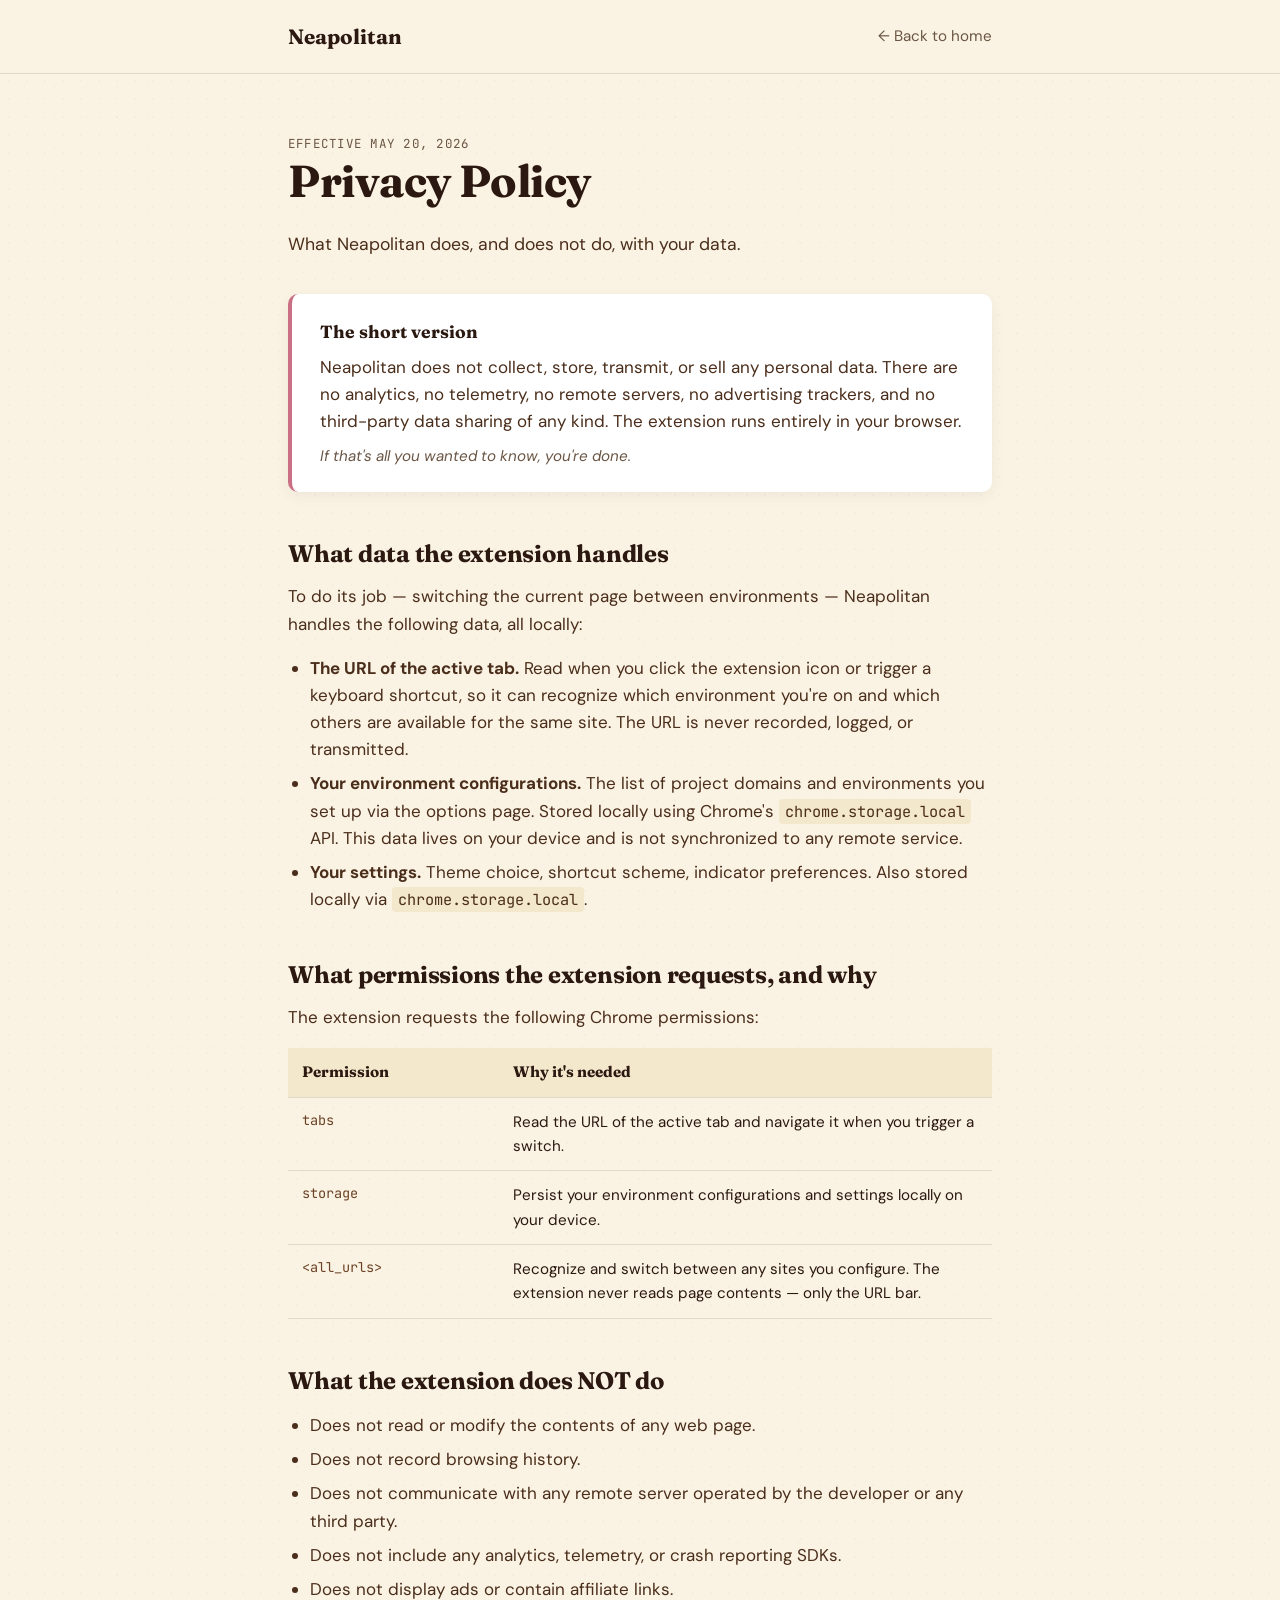
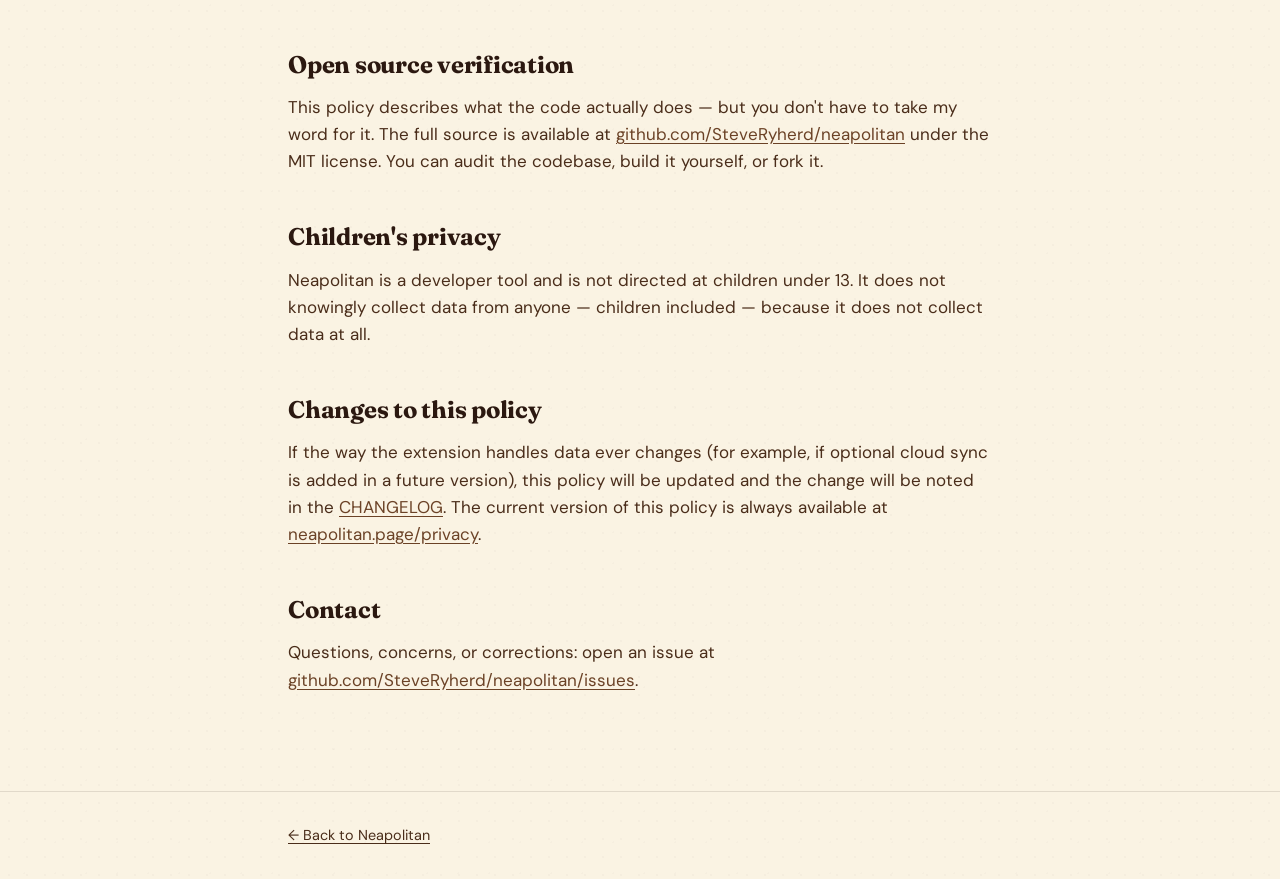
<file: docs/privacy.html>
<!doctype html>
<html lang="en">
<head>
  <meta charset="utf-8">
  <meta name="viewport" content="width=device-width, initial-scale=1">
  <title>Privacy Policy — Neapolitan</title>
  <meta name="description" content="Neapolitan does not collect, store, transmit, or sell any personal data. No analytics, no telemetry, no remote servers. Full disclosure.">
  <meta name="theme-color" content="#FAF3E3">
  <link rel="canonical" href="https://neapolitan.page/privacy.html">
  <link rel="icon" type="image/png" sizes="32x32" href="/assets/img/badge-32.png">
  <link rel="icon" type="image/png" sizes="128x128" href="/assets/img/badge.png">

  <link rel="preconnect" href="https://fonts.googleapis.com">
  <link rel="preconnect" href="https://fonts.gstatic.com" crossorigin>
  <link href="https://fonts.googleapis.com/css2?family=Fraunces:opsz,wght@9..144,500;9..144,700&family=DM+Sans:wght@400;500;700&family=JetBrains+Mono:wght@500&display=swap" rel="stylesheet">

  <style>
    :root {
      --cream: #FAF3E3;
      --cream-deep: #F3E8CC;
      --ink: #2B1810;
      --ink-soft: #4A2D1A;
      --ink-mute: #6B5645;
      --chocolate: #6B4226;
      --strawberry-deep: #C97084;
      --line: rgba(43, 24, 16, 0.12);
      --line-strong: rgba(43, 24, 16, 0.25);
      --font-display: "Fraunces", Georgia, serif;
      --font-body: "DM Sans", -apple-system, BlinkMacSystemFont, "Segoe UI", sans-serif;
      --font-mono: "JetBrains Mono", "SF Mono", Menlo, Consolas, monospace;
    }
    *, *::before, *::after { box-sizing: border-box; }
    body {
      margin: 0;
      font-family: var(--font-body);
      font-size: 17px;
      line-height: 1.6;
      color: var(--ink);
      background: var(--cream);
      -webkit-font-smoothing: antialiased;
      background-image:
        radial-gradient(rgba(43, 24, 16, 0.025) 1px, transparent 1px),
        radial-gradient(rgba(43, 24, 16, 0.02) 1px, transparent 1px);
      background-size: 18px 18px, 31px 31px;
      background-position: 0 0, 9px 9px;
    }
    .wrap { max-width: 760px; margin: 0 auto; padding: 0 28px; }
    h1, h2, h3 { font-family: var(--font-display); font-weight: 700; line-height: 1.2; letter-spacing: -0.01em; color: var(--ink); }
    h1 { font-size: clamp(2rem, 4vw, 2.8rem); margin: 0 0 0.5em; }
    h2 { font-size: 1.5rem; margin: 2em 0 0.6em; }
    h3 { font-size: 1.15rem; margin: 1.4em 0 0.4em; }
    p { margin: 0 0 1em; color: var(--ink-soft); }
    a { color: var(--chocolate); text-decoration: underline; text-underline-offset: 3px; }
    a:hover { color: var(--ink); }
    code { font-family: var(--font-mono); font-size: 0.9em; background: var(--cream-deep); padding: 2px 6px; border-radius: 4px; }

    .nav { border-bottom: 1px solid var(--line); padding: 20px 0; background: rgba(250, 243, 227, 0.88); position: sticky; top: 0; backdrop-filter: blur(10px); }
    .nav-inner { display: flex; justify-content: space-between; align-items: center; }
    .wordmark { font-family: var(--font-display); font-weight: 700; font-size: 1.3rem; color: var(--ink); text-decoration: none; }
    .nav-back { font-size: 0.95rem; color: var(--ink-mute); text-decoration: none; }
    .nav-back:hover { color: var(--ink); }

    main { padding: 60px 0 80px; }
    .lede { font-size: 1.1rem; color: var(--ink-soft); margin-bottom: 2em; }
    .summary-card {
      background: #fff;
      border-left: 4px solid var(--strawberry-deep);
      border-radius: 10px;
      padding: 24px 28px;
      margin: 0 0 2em;
      box-shadow: 0 4px 14px rgba(43, 24, 16, 0.06);
    }
    .summary-card strong { display: block; font-family: var(--font-display); font-weight: 700; font-size: 1.1rem; margin-bottom: 8px; color: var(--ink); }
    .summary-card p { margin-bottom: 0.5em; }
    .summary-card p:last-child { margin-bottom: 0; font-style: italic; color: var(--ink-mute); font-size: 0.95rem; }

    table { width: 100%; border-collapse: collapse; margin: 1em 0 1.5em; font-size: 0.95rem; }
    th, td { text-align: left; padding: 12px 14px; border-bottom: 1px solid var(--line); vertical-align: top; }
    th { font-family: var(--font-display); font-weight: 700; background: var(--cream-deep); }
    td:first-child { font-family: var(--font-mono); font-size: 0.85rem; white-space: nowrap; color: var(--chocolate); }

    ul { padding-left: 1.3em; color: var(--ink-soft); }
    ul li { margin-bottom: 0.4em; }

    .meta { font-family: var(--font-mono); font-size: 0.78rem; text-transform: uppercase; letter-spacing: 0.1em; color: var(--ink-mute); }

    footer { border-top: 1px solid var(--line); padding: 32px 0; font-size: 0.9rem; color: var(--ink-mute); }
    footer a { color: var(--ink-soft); }
  </style>
</head>
<body>
  <nav class="nav">
    <div class="wrap nav-inner">
      <a href="/" class="wordmark">Neapolitan</a>
      <a href="/" class="nav-back">← Back to home</a>
    </div>
  </nav>

  <main>
    <div class="wrap">
      <div class="meta">Effective May 20, 2026</div>
      <h1>Privacy Policy</h1>
      <p class="lede">What Neapolitan does, and does not do, with your data.</p>

      <div class="summary-card">
        <strong>The short version</strong>
        <p>Neapolitan does not collect, store, transmit, or sell any personal data. There are no analytics, no telemetry, no remote servers, no advertising trackers, and no third-party data sharing of any kind. The extension runs entirely in your browser.</p>
        <p>If that's all you wanted to know, you're done.</p>
      </div>

      <h2>What data the extension handles</h2>
      <p>To do its job — switching the current page between environments — Neapolitan handles the following data, all locally:</p>
      <ul>
        <li><strong>The URL of the active tab.</strong> Read when you click the extension icon or trigger a keyboard shortcut, so it can recognize which environment you're on and which others are available for the same site. The URL is never recorded, logged, or transmitted.</li>
        <li><strong>Your environment configurations.</strong> The list of project domains and environments you set up via the options page. Stored locally using Chrome's <code>chrome.storage.local</code> API. This data lives on your device and is not synchronized to any remote service.</li>
        <li><strong>Your settings.</strong> Theme choice, shortcut scheme, indicator preferences. Also stored locally via <code>chrome.storage.local</code>.</li>
      </ul>

      <h2>What permissions the extension requests, and why</h2>
      <p>The extension requests the following Chrome permissions:</p>
      <table>
        <thead>
          <tr><th style="width: 30%;">Permission</th><th>Why it's needed</th></tr>
        </thead>
        <tbody>
          <tr><td>tabs</td><td>Read the URL of the active tab and navigate it when you trigger a switch.</td></tr>
          <tr><td>storage</td><td>Persist your environment configurations and settings locally on your device.</td></tr>
          <tr><td>&lt;all_urls&gt;</td><td>Recognize and switch between any sites you configure. The extension never reads page contents — only the URL bar.</td></tr>
        </tbody>
      </table>

      <h2>What the extension does NOT do</h2>
      <ul>
        <li>Does not read or modify the contents of any web page.</li>
        <li>Does not record browsing history.</li>
        <li>Does not communicate with any remote server operated by the developer or any third party.</li>
        <li>Does not include any analytics, telemetry, or crash reporting SDKs.</li>
        <li>Does not display ads or contain affiliate links.</li>
      </ul>

      <h2>Open source verification</h2>
      <p>This policy describes what the code actually does — but you don't have to take my word for it. The full source is available at <a href="https://github.com/SteveRyherd/neapolitan">github.com/SteveRyherd/neapolitan</a> under the MIT license. You can audit the codebase, build it yourself, or fork it.</p>

      <h2>Children's privacy</h2>
      <p>Neapolitan is a developer tool and is not directed at children under 13. It does not knowingly collect data from anyone — children included — because it does not collect data at all.</p>

      <h2>Changes to this policy</h2>
      <p>If the way the extension handles data ever changes (for example, if optional cloud sync is added in a future version), this policy will be updated and the change will be noted in the <a href="https://github.com/SteveRyherd/neapolitan/blob/main/CHANGELOG.md">CHANGELOG</a>. The current version of this policy is always available at <a href="https://neapolitan.page/privacy.html">neapolitan.page/privacy</a>.</p>

      <h2>Contact</h2>
      <p>Questions, concerns, or corrections: open an issue at <a href="https://github.com/SteveRyherd/neapolitan/issues">github.com/SteveRyherd/neapolitan/issues</a>.</p>
    </div>
  </main>

  <footer>
    <div class="wrap">
      <a href="/">← Back to Neapolitan</a>
    </div>
  </footer>
</body>
</html>
</file>
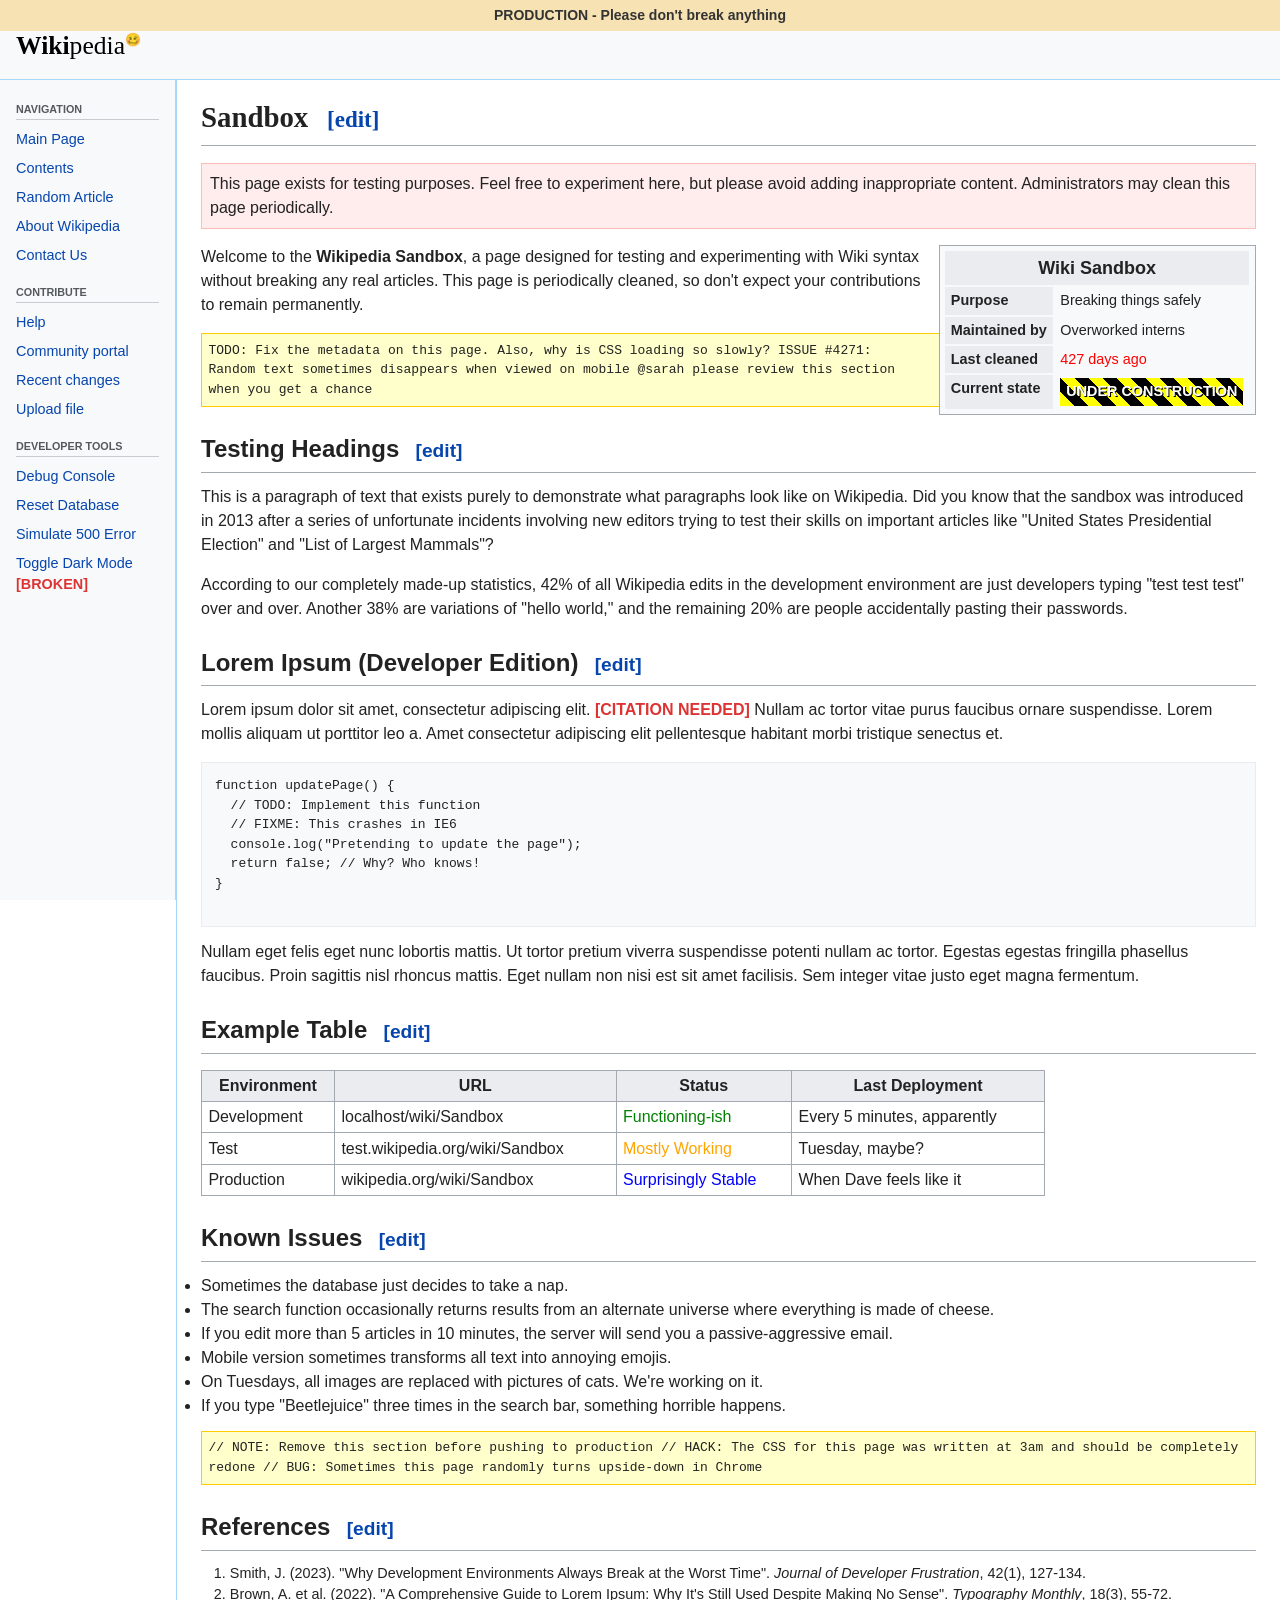
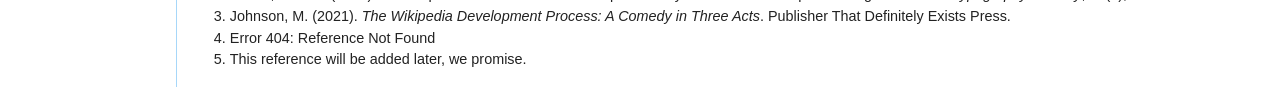
<file: .github/examples/fake-wikipedia.html>
<!DOCTYPE html>
<html lang="en">
<head>
  <meta charset="UTF-8">
  <meta name="viewport" content="width=device-width, initial-scale=1.0">
  <title>Sandbox - Definitely Real Wikipedia</title>
  <style>
    /* Reset and base styles */
    * {
      margin: 0;
      padding: 0;
      box-sizing: border-box;
    }
    
    body {
      font-family: sans-serif;
      line-height: 1.5;
      color: #222;
      background-color: #fff;
      max-width: 100%;
      overflow-x: hidden;
    }
    
    /* Header styles */
    #header {
      height: 80px;
      position: relative;
      background-color: #f8f9fa;
      border-bottom: 1px solid #a7d7f9;
      padding: 0 16px;
    }
    
    .environment-indicator {
      position: absolute;
      top: 0;
      left: 0;
      width: 100%;
      padding: 5px;
      text-align: center;
      font-weight: bold;
      color: white;
      font-size: 14px;
    }
    
    /* Environment-specific styling */
    body.env-development .environment-indicator {
      background-color: #b49982; /* Chocolate */
    }
    
    body.env-staging .environment-indicator {
      background-color: #fdaeae; /* Strawberry */
    }
    
    body.env-production .environment-indicator {
      background-color: #f6e2b3; /* Vanilla */
      color: #333;
    }
    
    .logo {
      font-family: "Linux Libertine", Georgia, Times, serif;
      font-size: 1.6em;
      text-decoration: none;
      line-height: 80px;
      display: inline-block;
      color: #000;
      font-weight: normal;
    }
    
    .logo b {
      font-weight: bold;
    }
    
    /* Navigation */
    #sidebar {
      width: 176px;
      float: left;
      padding: 16px;
      font-size: 0.9em;
      background: #f8f9fa;
      border-right: 1px solid #a7d7f9;
      height: calc(100vh - 80px);
    }
    
    #sidebar h3 {
      font-size: 0.75em;
      color: #54595d;
      text-transform: uppercase;
      margin: 0.5em 0;
      padding-bottom: 0.17em;
      border-bottom: 1px solid #c8ccd1;
    }
    
    #sidebar ul {
      list-style: none;
      margin: 0 0 1em 0;
    }
    
    #sidebar li {
      padding: 0.25em 0;
    }
    
    #sidebar a {
      color: #0645ad;
      text-decoration: none;
    }
    
    #sidebar a:hover {
      text-decoration: underline;
    }
    
    /* Main content */
    #content {
      margin-left: 176px;
      padding: 16px 24px;
      background-color: #fff;
      border-left: 1px solid #a7d7f9;
      min-height: calc(100vh - 80px);
    }
    
    #content h1 {
      font-family: "Linux Libertine", Georgia, Times, serif;
      font-size: 1.8em;
      border-bottom: 1px solid #a2a9b1;
      margin-bottom: 0.6em;
      padding-bottom: 0.2em;
    }
    
    #content h2 {
      font-size: 1.5em;
      margin: 1em 0 0.5em;
      border-bottom: 1px solid #a2a9b1;
      padding-bottom: 0.2em;
    }
    
    #content p {
      margin: 0.5em 0 1em;
    }
    
    pre {
      font-family: monospace;
      background-color: #f8f9fa;
      border: 1px solid #eaecf0;
      padding: 1em;
      margin: 1em 0;
      white-space: pre-wrap;
      overflow-x: auto;
    }
    
    .notice {
      background-color: #ffecec;
      border: 1px solid #ffbaba;
      padding: 0.5em;
      margin: 1em 0;
    }
    
    .dev-note {
      background-color: #ffffcc;
      border: 1px solid #ffcc00;
      padding: 0.5em;
      margin: 1em 0;
      font-family: monospace;
    }
    
    .edit-btn {
      color: #0645ad;
      font-size: 0.8em;
      text-decoration: none;
      margin-left: 0.5em;
    }
    
    .warning {
      color: #d33;
      font-weight: bold;
    }
    
    .infobox {
      float: right;
      clear: right;
      width: 22em;
      margin: 0 0 1em 1em;
      background-color: #f8f9fa;
      border: 1px solid #a2a9b1;
      border-spacing: 3px;
      padding: 0.2em;
      font-size: 0.9em;
    }
    
    .infobox th {
      vertical-align: top;
      text-align: left;
      background-color: #eaecf0;
      padding: 0.2em 0.4em;
    }
    
    .infobox td {
      vertical-align: top;
      padding: 0.2em 0.4em;
    }

    /* Animations and fun effects */
    @keyframes glitch {
      0% { transform: translate(0) }
      20% { transform: translate(-2px, 2px) }
      40% { transform: translate(-2px, -2px) }
      60% { transform: translate(2px, 2px) }
      80% { transform: translate(2px, -2px) }
      100% { transform: translate(0) }
    }
    
    .glitch:hover {
      animation: glitch 0.3s linear infinite;
      display: inline-block;
    }
    
    .under-construction {
      display: inline-block;
      padding: 3px 6px;
      background: repeating-linear-gradient(
        45deg,
        yellow,
        yellow 10px,
        black 10px,
        black 20px
      );
      color: white;
      font-weight: bold;
      text-shadow: 1px 1px 0 #000;
    }
    
    /* Detect environment by hostname */
    #environment-script {
      display: none;
    }
  </style>
</head>
<body>
  <div id="environment-script">
    <script>
      // Simple environment detection
      function detectEnvironment() {
        const hostname = window.location.hostname;
        
        if (hostname === 'localhost' || hostname.includes('127.0.0.1')) {
          document.body.classList.add('env-development');
          document.querySelector('.environment-indicator').textContent = 'DEVELOPMENT ENVIRONMENT - May explode at any moment';
        } else if (hostname.includes('test.wikipedia.org')) {
          document.body.classList.add('env-staging');
          document.querySelector('.environment-indicator').textContent = 'TEST ENVIRONMENT - Slightly less likely to explode';
        } else {
          document.body.classList.add('env-production');
          document.querySelector('.environment-indicator').textContent = 'PRODUCTION - Please don\'t break anything';
        }
      }
      
      // Run on page load
      window.addEventListener('DOMContentLoaded', detectEnvironment);
    </script>
  </div>

  <header id="header">
    <div class="environment-indicator">ENVIRONMENT STATUS LOADING...</div>
    <a href="#" class="logo"><b>Wiki</b>pedia<sup style="font-size: 0.5em">🥴</sup></a>
  </header>
  
  <div id="sidebar">
    <h3>Navigation</h3>
    <ul>
      <li><a href="#">Main Page</a></li>
      <li><a href="#">Contents</a></li>
      <li><a href="#">Random Article</a></li>
      <li><a href="#" class="glitch">About Wikipedia</a></li>
      <li><a href="#">Contact Us</a></li>
    </ul>
    
    <h3>Contribute</h3>
    <ul>
      <li><a href="#">Help</a></li>
      <li><a href="#">Community portal</a></li>
      <li><a href="#">Recent changes</a></li>
      <li><a href="#">Upload file</a></li>
    </ul>
    
    <h3>Developer Tools</h3>
    <ul>
      <li><a href="#">Debug Console</a></li>
      <li><a href="#">Reset Database</a></li>
      <li><a href="#">Simulate 500 Error</a></li>
      <li><a href="#">Toggle Dark Mode <span class="warning">[BROKEN]</span></a></li>
    </ul>
  </div>
  
  <div id="content">
    <h1>Sandbox <a href="#" class="edit-btn">[edit]</a></h1>
    
    <div class="notice">
      This page exists for testing purposes. Feel free to experiment here, but please avoid adding inappropriate content. Administrators may clean this page periodically.
    </div>
    
    <div class="infobox">
      <table>
        <tbody>
          <tr>
            <th colspan="2" style="text-align: center; font-size: 125%;">Wiki Sandbox</th>
          </tr>
          <tr>
            <th>Purpose</th>
            <td>Breaking things safely</td>
          </tr>
          <tr>
            <th>Maintained by</th>
            <td>Overworked interns</td>
          </tr>
          <tr>
            <th>Last cleaned</th>
            <td><span style="color: red;">427 days ago</span></td>
          </tr>
          <tr>
            <th>Current state</th>
            <td><span class="under-construction">UNDER CONSTRUCTION</span></td>
          </tr>
        </tbody>
      </table>
    </div>
    
    <p>Welcome to the <b>Wikipedia Sandbox</b>, a page designed for testing and experimenting with Wiki syntax without breaking any real articles. This page is periodically cleaned, so don't expect your contributions to remain permanently.</p>
    
    <div class="dev-note">
      TODO: Fix the metadata on this page. Also, why is CSS loading so slowly?
      ISSUE #4271: Random text sometimes disappears when viewed on mobile
      @sarah please review this section when you get a chance
    </div>
    
    <h2>Testing Headings <a href="#" class="edit-btn">[edit]</a></h2>
    <p>This is a paragraph of text that exists purely to demonstrate what paragraphs look like on Wikipedia. Did you know that the sandbox was introduced in 2013 after a series of unfortunate incidents involving new editors trying to test their skills on important articles like "United States Presidential Election" and "List of Largest Mammals"?</p>
    
    <p>According to our completely made-up statistics, <span class="glitch">42%</span> of all Wikipedia edits in the development environment are just developers typing "test test test" over and over. Another 38% are variations of "hello world," and the remaining 20% are people accidentally pasting their passwords.</p>
    
    <h2>Lorem Ipsum (Developer Edition) <a href="#" class="edit-btn">[edit]</a></h2>
    <p>Lorem ipsum dolor sit amet, consectetur adipiscing elit. <span class="warning">[CITATION NEEDED]</span> Nullam ac tortor vitae purus faucibus ornare suspendisse. Lorem mollis aliquam ut porttitor leo a. Amet consectetur adipiscing elit pellentesque habitant morbi tristique senectus et.</p>
    
    <pre>
function updatePage() {
  // TODO: Implement this function
  // FIXME: This crashes in IE6
  console.log("Pretending to update the page");
  return false; // Why? Who knows!
}
    </pre>
    
    <p>Nullam eget felis eget nunc lobortis mattis. Ut tortor pretium viverra suspendisse potenti nullam ac tortor. Egestas egestas fringilla phasellus faucibus. Proin sagittis nisl rhoncus mattis. Eget nullam non nisi est sit amet facilisis. Sem integer vitae justo eget magna fermentum.</p>
    
    <h2>Example Table <a href="#" class="edit-btn">[edit]</a></h2>
    <table style="width: 80%; border-collapse: collapse; margin: 1em 0;">
      <tr style="background-color: #eaecf0;">
        <th style="border: 1px solid #a2a9b1; padding: 0.2em 0.4em;">Environment</th>
        <th style="border: 1px solid #a2a9b1; padding: 0.2em 0.4em;">URL</th>
        <th style="border: 1px solid #a2a9b1; padding: 0.2em 0.4em;">Status</th>
        <th style="border: 1px solid #a2a9b1; padding: 0.2em 0.4em;">Last Deployment</th>
      </tr>
      <tr>
        <td style="border: 1px solid #a2a9b1; padding: 0.2em 0.4em;">Development</td>
        <td style="border: 1px solid #a2a9b1; padding: 0.2em 0.4em;">localhost/wiki/Sandbox</td>
        <td style="border: 1px solid #a2a9b1; padding: 0.2em 0.4em;"><span style="color: green;">Functioning-ish</span></td>
        <td style="border: 1px solid #a2a9b1; padding: 0.2em 0.4em;">Every 5 minutes, apparently</td>
      </tr>
      <tr>
        <td style="border: 1px solid #a2a9b1; padding: 0.2em 0.4em;">Test</td>
        <td style="border: 1px solid #a2a9b1; padding: 0.2em 0.4em;">test.wikipedia.org/wiki/Sandbox</td>
        <td style="border: 1px solid #a2a9b1; padding: 0.2em 0.4em;"><span style="color: orange;">Mostly Working</span></td>
        <td style="border: 1px solid #a2a9b1; padding: 0.2em 0.4em;">Tuesday, maybe?</td>
      </tr>
      <tr>
        <td style="border: 1px solid #a2a9b1; padding: 0.2em 0.4em;">Production</td>
        <td style="border: 1px solid #a2a9b1; padding: 0.2em 0.4em;">wikipedia.org/wiki/Sandbox</td>
        <td style="border: 1px solid #a2a9b1; padding: 0.2em 0.4em;"><span style="color: blue;">Surprisingly Stable</span></td>
        <td style="border: 1px solid #a2a9b1; padding: 0.2em 0.4em;">When Dave feels like it</td>
      </tr>
    </table>
    
    <h2>Known Issues <a href="#" class="edit-btn">[edit]</a></h2>
    <ul>
      <li>Sometimes the database just decides to take a nap.</li>
      <li>The search function occasionally returns results from an alternate universe where everything is made of cheese.</li>
      <li>If you edit more than 5 articles in 10 minutes, the server will send you a passive-aggressive email.</li>
      <li>Mobile version sometimes transforms all text into annoying emojis.</li>
      <li>On Tuesdays, all images are replaced with pictures of cats. We're working on it.</li>
      <li>If you type "Beetlejuice" three times in the search bar, something horrible happens.</li>
    </ul>
    
    <div class="dev-note">
      // NOTE: Remove this section before pushing to production
      // HACK: The CSS for this page was written at 3am and should be completely redone
      // BUG: Sometimes this page randomly turns upside-down in Chrome
    </div>
    
    <h2>References <a href="#" class="edit-btn">[edit]</a></h2>
    <ol style="font-size: 0.9em; margin-left: 2em;">
      <li>Smith, J. (2023). "Why Development Environments Always Break at the Worst Time". <i>Journal of Developer Frustration</i>, 42(1), 127-134.</li>
      <li>Brown, A. et al. (2022). "A Comprehensive Guide to Lorem Ipsum: Why It's Still Used Despite Making No Sense". <i>Typography Monthly</i>, 18(3), 55-72.</li>
      <li>Johnson, M. (2021). <i>The Wikipedia Development Process: A Comedy in Three Acts</i>. Publisher That Definitely Exists Press.</li>
      <li>Error 404: Reference Not Found</li>
      <li>This reference will be added later, we promise.</li>
    </ol>

  </div>

  <script>
    // Run environment detection
    const hostname = window.location.hostname;
    
    if (hostname === 'localhost' || hostname.includes('127.0.0.1')) {
      document.body.classList.add('env-development');
      document.querySelector('.environment-indicator').textContent = 'DEVELOPMENT ENVIRONMENT - May explode at any moment';
    } else if (hostname.includes('test.wikipedia.org')) {
      document.body.classList.add('env-staging');
      document.querySelector('.environment-indicator').textContent = 'TEST ENVIRONMENT - Slightly less likely to explode';
    } else {
      document.body.classList.add('env-production');
      document.querySelector('.environment-indicator').textContent = 'PRODUCTION - Please don\'t break anything';
    }
  </script>
</body>
</html>
</file>
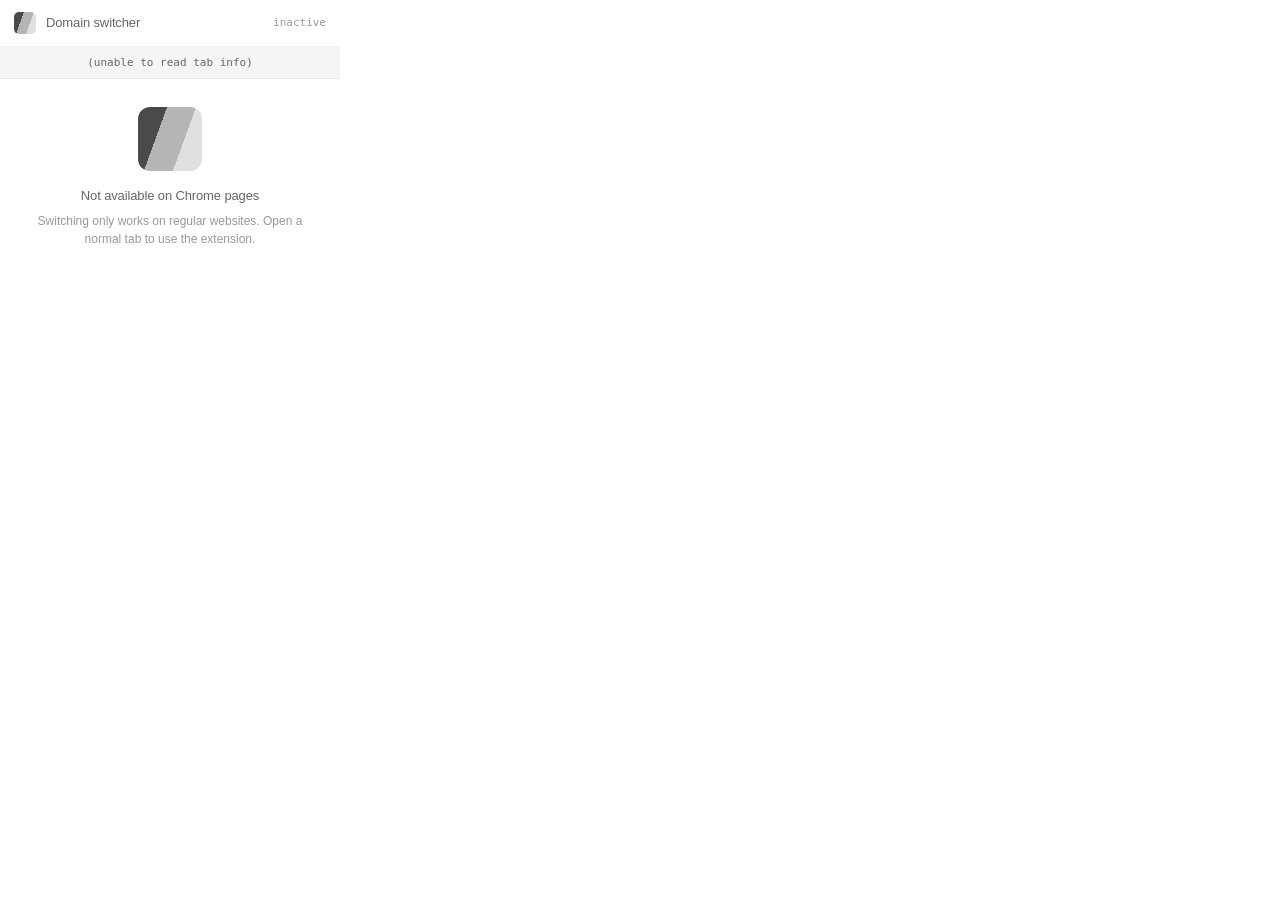
<file: extension/popup/popup.html>
<!DOCTYPE html>
<html lang="en">
<head>
<meta charset="UTF-8">
<title>Domain switcher</title>
<style>
:root {
  --bg: #ffffff;
  --text: #1a1a1a;
  --text-dim: #666;
  --text-faint: #999;
  --border-soft: rgba(0,0,0,0.06);
  --surface-2: rgba(0,0,0,0.025);
  --surface-3: rgba(0,0,0,0.04);
  --hover: rgba(0,0,0,0.04);
  --active: rgba(0,0,0,0.07);
  --mono: ui-monospace, SFMono-Regular, "SF Mono", Menlo, Consolas, monospace;
  --sans: -apple-system, BlinkMacSystemFont, "Segoe UI", sans-serif;
}
@media (prefers-color-scheme: dark) {
  :root {
    --bg: #1f1f1f;
    --text: #f0f0f0;
    --text-dim: #aaa;
    --text-faint: #777;
    --border-soft: rgba(255,255,255,0.07);
    --surface-2: rgba(255,255,255,0.04);
    --surface-3: rgba(255,255,255,0.06);
    --hover: rgba(255,255,255,0.06);
    --active: rgba(255,255,255,0.10);
  }
}
* { box-sizing: border-box; }
html, body { margin: 0; padding: 0; }
body {
  width: 340px;
  font-family: var(--sans);
  background: var(--bg);
  color: var(--text);
  font-size: 13px;
  line-height: 1.4;
}
.popup-header {
  padding: 12px 14px;
  border-bottom: 0.5px solid var(--border-soft);
  display: flex;
  align-items: center;
  gap: 10px;
}
.h-icon { width: 22px; height: 22px; border-radius: 5px; flex-shrink: 0; }
.h-title { font-size: 13px; font-weight: 500; letter-spacing: -0.01em; }
.h-status { font-size: 11px; color: var(--text-faint); margin-left: auto; font-family: var(--mono); }
.popup-current {
  padding: 16px 14px;
  display: flex;
  align-items: center;
  gap: 12px;
  background: var(--surface-2);
}
.c-icon { width: 44px; height: 44px; border-radius: 9px; flex-shrink: 0; }
.c-name { font-size: 14px; font-weight: 500; letter-spacing: -0.01em; }
.c-url { font-size: 11px; color: var(--text-dim); font-family: var(--mono); margin-top: 2px; word-break: break-all; }
.popup-actions { padding: 8px 6px 10px; }
.a-title {
  font-size: 10px;
  color: var(--text-faint);
  padding: 6px 10px 4px;
  font-weight: 500;
  text-transform: uppercase;
  letter-spacing: 0.06em;
}
.action-item {
  display: flex;
  align-items: center;
  gap: 12px;
  padding: 9px 10px;
  border-radius: 7px;
  cursor: pointer;
  transition: background 0.1s;
  background: none;
  border: none;
  width: 100%;
  text-align: left;
  font-family: inherit;
  color: var(--text);
}
.action-item:hover:not(.current) { background: var(--hover); }
.action-item:active:not(.current) { background: var(--active); }
.action-item .a-icon { width: 24px; height: 24px; border-radius: 5px; flex-shrink: 0; }
.action-item .a-name { font-size: 13px; font-weight: 500; flex-grow: 1; letter-spacing: -0.01em; }
.action-item .a-target { font-size: 11px; color: var(--text-faint); font-family: var(--mono); }
.action-item.current { background: var(--surface-3); cursor: default; }
.action-item.current .a-name { color: var(--text-dim); }
.action-item.current .a-target { font-family: inherit; color: var(--text-faint); font-style: italic; }
.grey .h-title { color: var(--text-dim); }
.grey .h-status { color: var(--text-faint); }
.grey-url {
  padding: 8px 14px;
  background: var(--surface-3);
  font-size: 11px;
  color: var(--text-dim);
  font-family: var(--mono);
  text-align: center;
  border-bottom: 0.5px solid var(--border-soft);
  word-break: break-all;
}
.grey-body { padding: 28px 24px 26px; text-align: center; }
.grey-body .big { width: 64px; height: 64px; border-radius: 12px; margin: 0 auto 16px; display: block; }
.grey-body .g-title {
  font-size: 13px;
  font-weight: 500;
  color: var(--text-dim);
  margin: 0 0 6px;
  letter-spacing: -0.01em;
}
.grey-body .g-body { font-size: 12px; color: var(--text-faint); margin: 0; line-height: 1.55; }

.dev { background: linear-gradient(110deg, #6B4226 0%, #6B4226 74.5%, #F3A8BA 74.5%, #F3A8BA 84.5%, #F4E4BD 84.5%, #F4E4BD 100%); }
.stg { background: linear-gradient(110deg, #6B4226 0%, #6B4226 19%, #F3A8BA 19%, #F3A8BA 81%, #F4E4BD 81%, #F4E4BD 100%); }
.prd { background: linear-gradient(110deg, #6B4226 0%, #6B4226 15.5%, #F3A8BA 15.5%, #F3A8BA 26.5%, #F4E4BD 26.5%, #F4E4BD 100%); }
.unk { background: linear-gradient(110deg, #4A4A4A 0%, #4A4A4A 33.3%, #B5B5B5 33.3%, #B5B5B5 66.6%, #E0E0E0 66.6%, #E0E0E0 100%); }
</style>
</head>
<body>
<div id="root"></div>
<script>
// === CONFIG — edit these for your domains ===
const ENV_RULES = [
  { env: 'development', match: u => u.hostname === 'localhost' || u.hostname.endsWith('.localhost') },
  { env: 'staging',     match: u => u.hostname.startsWith('staging.') },
  { env: 'production',  match: u => u.hostname === 'www.production.com' || u.hostname === 'production.com' },
];

const ENV_BASES = {
  development: 'http://localhost:3000',
  staging:     'https://staging.website',
  production:  'https://www.production.com',
};

const ENV_LABELS = {
  development: 'Development',
  staging:     'Staging',
  production:  'Production',
  unknown:     'Unknown',
};

const ENV_CLASS = {
  development: 'dev',
  staging:     'stg',
  production:  'prd',
  unknown:     'unk',
};

const INTERNAL_SCHEMES = /^(chrome|chrome-extension|about|edge|view-source|moz-extension|opera|brave):/i;

// === LOGIC ===
function classifyTab(url) {
  if (!url) return { kind: 'internal', display: '(no url)' };
  if (INTERNAL_SCHEMES.test(url)) return { kind: 'internal', display: url };
  let parsed;
  try { parsed = new URL(url); }
  catch (e) { return { kind: 'internal', display: url }; }
  for (const rule of ENV_RULES) {
    if (rule.match(parsed)) return { kind: 'env', env: rule.env, parsed };
  }
  return { kind: 'env', env: 'unknown', parsed };
}

function switchTo(targetEnv, parsedUrl, tabId) {
  const base = ENV_BASES[targetEnv];
  if (!base || !parsedUrl) return;
  const target = new URL(base);
  target.pathname = parsedUrl.pathname;
  target.search = parsedUrl.search;
  target.hash = parsedUrl.hash;
  chrome.tabs.update(tabId, { url: target.toString() });
  window.close();
}

// === RENDERING ===
function esc(s) {
  return String(s).replace(/[&<>"']/g, c => ({ '&': '&amp;', '<': '&lt;', '>': '&gt;', '"': '&quot;', "'": '&#39;' }[c]));
}

function renderInternal(url) {
  document.getElementById('root').innerHTML = `
    <div class="grey">
      <div class="popup-header">
        <div class="h-icon unk"></div>
        <span class="h-title">Domain switcher</span>
        <span class="h-status">inactive</span>
      </div>
      <div class="grey-url">${esc(url)}</div>
      <div class="grey-body">
        <div class="big unk"></div>
        <p class="g-title">Not available on Chrome pages</p>
        <p class="g-body">Switching only works on regular websites. Open a normal tab to use the extension.</p>
      </div>
    </div>
  `;
}

function renderEnv(env, parsed, tabId) {
  const root = document.getElementById('root');
  const currentClass = ENV_CLASS[env] || 'unk';
  const currentLabel = ENV_LABELS[env] || env;
  const hostPath = parsed ? parsed.host + parsed.pathname : '';

  const order = ['development', 'staging', 'production'];
  const items = order.map(e => {
    const isCurrent = e === env;
    const cls = ENV_CLASS[e];
    const base = ENV_BASES[e] ? ENV_BASES[e].replace(/^https?:\/\//, '') : '';
    if (isCurrent) {
      return `
        <button class="action-item current" disabled>
          <div class="a-icon ${cls}"></div>
          <span class="a-name">${ENV_LABELS[e]}</span>
          <span class="a-target">currently here</span>
        </button>
      `;
    }
    return `
      <button class="action-item" data-env="${e}">
        <div class="a-icon ${cls}"></div>
        <span class="a-name">${ENV_LABELS[e]}</span>
        <span class="a-target">${esc(base)}</span>
      </button>
    `;
  }).join('');

  root.innerHTML = `
    <div class="popup-header">
      <div class="h-icon ${currentClass}"></div>
      <span class="h-title">Domain switcher</span>
      <span class="h-status">${esc(env)}</span>
    </div>
    <div class="popup-current">
      <div class="c-icon ${currentClass}"></div>
      <div>
        <div class="c-name">${esc(currentLabel)}</div>
        <div class="c-url">${esc(hostPath)}</div>
      </div>
    </div>
    <div class="popup-actions">
      <div class="a-title">Switch to</div>
      ${items}
    </div>
  `;

  root.querySelectorAll('button.action-item:not(.current)').forEach(btn => {
    btn.addEventListener('click', () => switchTo(btn.dataset.env, parsed, tabId));
  });
}

async function init() {
  try {
    const [tab] = await chrome.tabs.query({ active: true, currentWindow: true });
    if (!tab) { renderInternal('(no active tab)'); return; }
    const result = classifyTab(tab.url);
    if (result.kind === 'internal') renderInternal(result.display);
    else renderEnv(result.env, result.parsed, tab.id);
  } catch (e) {
    console.error('Popup init error:', e);
    renderInternal('(unable to read tab info)');
  }
}

init();
</script>
</body>
</html>
</file>
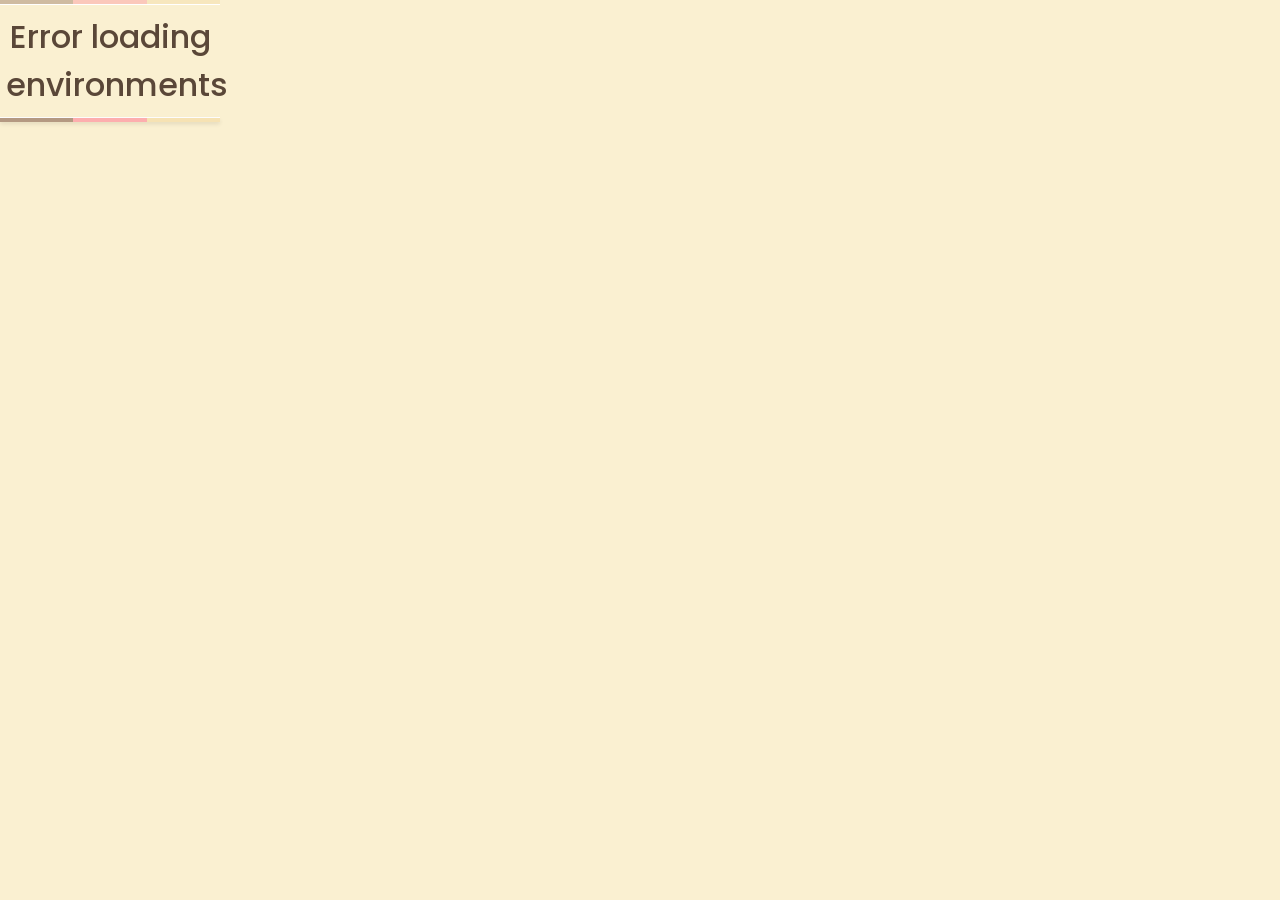
<file: src/popup/switcher.html>
<!DOCTYPE html>
<html>
<head>
  <meta charset="UTF-8">
  <title>Neapolitan Domain Switcher</title>
  <link href="https://fonts.googleapis.com/css2?family=Poppins:wght@400;500;600&display=swap" rel="stylesheet">
  <!-- New CSS architecture -->
  <link rel="stylesheet" href="../shared/design-system.css">
  <link rel="stylesheet" href="../shared/themes.css">
  <link rel="stylesheet" href="components.css">
  <script type="module" src="../shared/theme-manager.js"></script>
  <script src="switcher.js"></script>
</head>
<body>
  <div id="environment-links">
    <!-- Top Neapolitan stripe -->
    <div class="neapolitan-stripe neapolitan-stripe-top">
      <div class="stripe-chocolate"></div>
      <div class="stripe-strawberry"></div>
      <div class="stripe-vanilla"></div>
    </div>
    
    <h1 id="popup-title">Switch Environment</h1>
    
    <!-- Bottom Neapolitan stripe with shadow -->
    <div class="neapolitan-stripe neapolitan-stripe-bottom">
      <div class="stripe-chocolate"></div>
      <div class="stripe-strawberry"></div>
      <div class="stripe-vanilla"></div>
    </div>
    
    <ul id="link-list">
      <!-- Links will be populated by JavaScript -->
    </ul>
  </div>
</body>
</html>
</file>
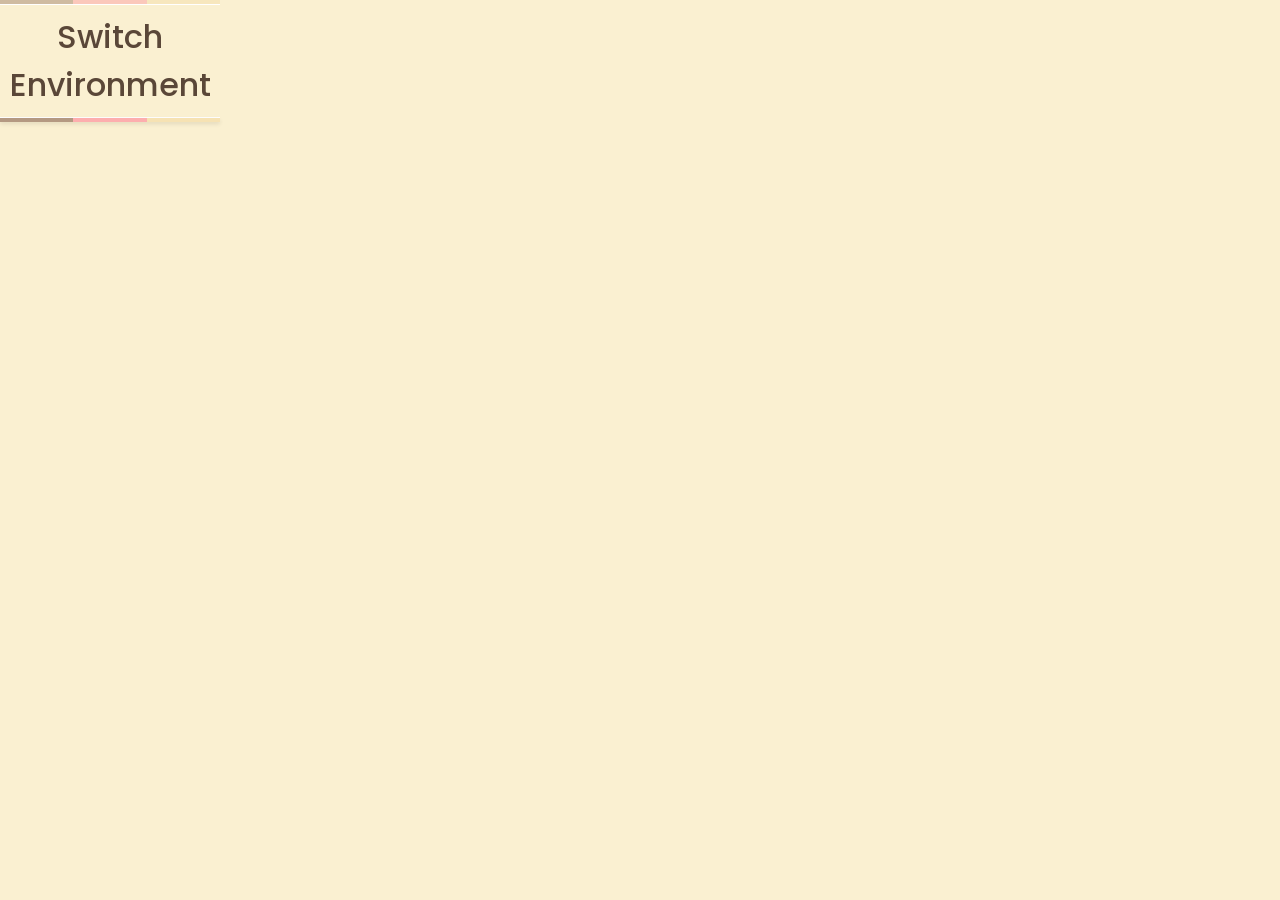
<file: extension/src/popup/switcher.html>
<!DOCTYPE html>
<html>
<head>
  <meta charset="UTF-8">
  <title>Neapolitan Domain Switcher</title>
  <link href="https://fonts.googleapis.com/css2?family=Poppins:wght@400;500;600&display=swap" rel="stylesheet">
  <!-- New CSS architecture -->
  <link rel="stylesheet" href="../shared/design-system.css">
  <link rel="stylesheet" href="../shared/themes.css">
  <link rel="stylesheet" href="components.css">
  <script type="module" src="switcher.js"></script>
</head>
<body>
  <div id="environment-links">
    <!-- Top Neapolitan stripe -->
    <div class="neapolitan-stripe neapolitan-stripe-top">
      <div class="stripe-chocolate"></div>
      <div class="stripe-strawberry"></div>
      <div class="stripe-vanilla"></div>
    </div>
    
    <h1 id="popup-title">Switch Environment</h1>
    
    <!-- Bottom Neapolitan stripe with shadow -->
    <div class="neapolitan-stripe neapolitan-stripe-bottom">
      <div class="stripe-chocolate"></div>
      <div class="stripe-strawberry"></div>
      <div class="stripe-vanilla"></div>
    </div>
    
    <ul id="link-list">
      <!-- Links will be populated by JavaScript -->
    </ul>
  </div>
</body>
</html>
</file>
<file: src/shared/design-system.css>
/* design-system.css
 * Core design system for Neapolitan Domain Switcher
 * Single source of truth for design tokens
 */

:root {
  /* Base colors - primary source of truth */
  --vanilla-base: #f6e2b3;
  --vanilla-base-rgb: 246, 226, 179;
  --strawberry-base: #fdaeae;
  --strawberry-base-rgb: 253, 174, 174;
  --chocolate-base: #b49982;
  --chocolate-base-rgb: 180, 153, 130;
  --accent-base: #10ece4;
  --accent-base-rgb: 16, 236, 228;
  
  /* Color variants */
  --vanilla-light: #faf0d1;
  --vanilla-dark: #ecd494;
  --strawberry-light: #fff1f1;
  --strawberry-dark: #ffb8b8;
  --chocolate-light: #c5b0a1;
  --chocolate-dark: #a3877a;
  
  /* Semantic colors - reference base colors */
  --text-primary: #5a4738;
  --text-light: #ffffff;
  --text-dark: #333333;
  --text-muted: #777777;
  
  /* Environment-specific semantic colors */
  --env-development-bg: var(--chocolate-base);
  --env-development-bg-light: var(--chocolate-light);
  --env-development-text: var(--text-light);
  --env-development-accent: #8d7260;
  
  --env-staging-bg: var(--strawberry-base);
  --env-staging-bg-light: var(--strawberry-light);
  --env-staging-text: var(--text-primary);
  --env-staging-accent: #ff9a9a;
  
  --env-production-bg: var(--vanilla-base);
  --env-production-bg-light: var(--vanilla-light);
  --env-production-text: var(--text-primary);
  --env-production-accent: #e6d090;
  
  /* Typography */
  --font-family: 'Poppins', -apple-system, BlinkMacSystemFont, "Segoe UI", Roboto, Helvetica, Arial, sans-serif;
  --font-size-xs: 10px;
  --font-size-sm: 12px;
  --font-size-md: 14px;
  --font-size-lg: 16px;
  --font-size-xl: 18px;
  --font-size-xxl: 24px;
  --font-weight-normal: 400;
  --font-weight-medium: 500;
  --font-weight-bold: 600;
  
  /* Spacing */
  --spacing-xs: 4px;
  --spacing-sm: 8px;
  --spacing-md: 12px;
  --spacing-lg: 16px;
  --spacing-xl: 24px;
  
  /* Border radius */
  --radius-sm: 4px;
  --radius-md: 6px;
  --radius-lg: 10px;
  --radius-round: 50%;
  
  /* Box shadows */
  --shadow-sm: 0 1px 3px rgba(0, 0, 0, 0.1);
  --shadow-md: 0 2px 6px rgba(0, 0, 0, 0.15);
  --shadow-lg: 0 4px 12px rgba(0, 0, 0, 0.1);
  
  /* Z-index layers */
  --z-index-base: 1;
  --z-index-dropdown: 1000;
  --z-index-sticky: 1020;
  --z-index-fixed: 1030;
  --z-index-modal-backdrop: 1040;
  --z-index-modal: 1050;
  --z-index-popover: 1060;
  --z-index-tooltip: 1070;
}

#popup-title {
 border-top: 1px solid white;
 border-bottom: 1px solid white;
}

/* Utility classes for the Neapolitan stripe */
.neapolitan-stripe {
  display: flex;
  height: 4px;
  width: 100%;
}

.neapolitan-stripe > div {
  height: 100%;
  width: 33.33%;
}

.stripe-vanilla { background-color: var(--vanilla-base); }
.stripe-strawberry { background-color: var(--strawberry-base); }
.stripe-chocolate { background-color: var(--chocolate-base); }

/* Environment badge and icon styles */
.icon-badge {
  width: 20px;
  height: 20px;
  border-radius: var(--radius-round);
  display: inline-flex;
  align-items: center;
  justify-content: center;
  box-shadow: var(--shadow-sm);
}

/* Reset styles */
button {
  background-color: var(--chocolate-base);
  color: var(--text-light);
  cursor: pointer;
  font-size: var(--font-size-md);
  padding: var(--spacing-sm) var(--spacing-lg);
  border: none;
  border-radius: var(--radius-sm);
  transition: background-color 0.2s;
}

button:hover {
  background-color: var(--chocolate-dark);
}
</file>
<file: src/shared/themes.css>
/* themes.css
 * Theme definitions for Neapolitan Domain Switcher
 * Uses CSS variables from design-system.css
 */

/* Default theme (Neapolitan) is defined in :root in design-system.css */

/* Dark theme - Redesigned for better contrast and visual appeal */
html[data-theme="dark"],
body.theme-dark {
  /* Base colors - more saturated for dark mode */
  --vanilla-base: #ffdb70;  /* Brighter yellow for dark backgrounds */
  --strawberry-base: #ff7a7a; /* Brighter pink/red for dark backgrounds */
  --chocolate-base: #c49a6c; /* Brighter brown for dark backgrounds */
  
  /* Color variants */
  --vanilla-light: #2c2c2c; /* Dark background with yellow tint */
  --vanilla-dark: #ffcd45;
  --strawberry-light: #2a2222; /* Dark background with red tint */
  --strawberry-dark: #ff6b6b;
  --chocolate-light: #2a2520; /* Dark background with brown tint */
  --chocolate-dark: #a67c52;
  
  /* Semantic colors */
  --text-primary: #ffffff; /* White text for maximum contrast */
  --text-light: #ffffff;
  --text-dark: #e0e0e0;
  --text-muted: #b0b0b0;
  
  /* Background colors */
  --bg-primary: #1e1e1e; /* Main dark background */
  --bg-secondary: #2d2d2d; /* Slightly lighter for cards, containers */
  --bg-tertiary: #383838; /* For elevated components */
  
  /* Environment-specific semantic colors - better contrast */
  --env-development-bg: var(--chocolate-base);
  --env-development-bg-light: #2a2520;
  --env-development-text: #000000; /* Black text for contrast on bright surface */
  --env-development-accent: #d4b48c;
  
  --env-staging-bg: var(--strawberry-base);
  --env-staging-bg-light: #2a2222;
  --env-staging-text: #000000; /* Black text for contrast on bright surface */
  --env-staging-accent: #ff9e9e;
  
  --env-production-bg: var(--vanilla-base);
  --env-production-bg-light: #2c2c2c;
  --env-production-text: #000000; /* Black text for contrast on bright surface */
  --env-production-accent: #ffe394;
  
  /* Increased shadow intensity for better depth perception */
  --shadow-sm: 0 2px 4px rgba(0, 0, 0, 0.4);
  --shadow-md: 0 4px 8px rgba(0, 0, 0, 0.5);
  --shadow-lg: 0 8px 16px rgba(0, 0, 0, 0.6);
}

/* Light theme */
html[data-theme="light"],
body.theme-light {
  /* Base colors - with yellow tint for active elements */
  --vanilla-base: #f8f0d0; /* More yellow tint for light theme */
  --strawberry-base: #ffcece;
  --chocolate-base: #e0d2c9;
  
  /* Color variants */
  --vanilla-light: #ffffff;
  --vanilla-dark: #f5e6b3; /* Stronger yellow for active tab */
  --strawberry-light: #fff5f5;
  --strawberry-dark: #ffc4c4;
  --chocolate-light: #f0e7e0;
  --chocolate-dark: #ccc0b8;
  
  /* Semantic colors */
  --text-primary: #333333;
  --text-light: #ffffff;
  --text-dark: #000000;
  --text-muted: #666666;
  
  /* Background colors */
  --bg-primary: #ffffff;
  --bg-secondary: #f9f9f9;
  --bg-tertiary: #f0f0f0;
}

/* High contrast theme */
html[data-theme="high-contrast"],
body.theme-high-contrast {
  /* Base colors */
  --vanilla-base: #f8e71c;
  --strawberry-base: #ff3b30;
  --chocolate-base: #8a6d3b;
  
  /* Color variants */
  --vanilla-light: #ffffff;
  --vanilla-dark: #f8e71c;
  --strawberry-light: #ffd0cd;
  --strawberry-dark: #ff3b30;
  --chocolate-light: #c0a583;
  --chocolate-dark: #5d4827;
  
  /* Semantic colors */
  --text-primary: #000000;
  --text-light: #ffffff;
  --text-dark: #000000;
  --text-muted: #444444;
  
  /* Background colors */
  --bg-primary: #ffffff;
  --bg-secondary: #f8f8f8;
  
  /* Specific high contrast overrides */
  --shadow-sm: 0 1px 3px rgba(0, 0, 0, 0.5);
  --shadow-md: 0 2px 6px rgba(0, 0, 0, 0.5);
  --shadow-lg: 0 4px 12px rgba(0, 0, 0, 0.5);
}

/* Environment-specific styling that works across themes */
html[data-environment="development"],
body.env-development {
  background-color: var(--env-development-bg-light);
}


html[data-theme="light"][data-environment="development"] #popup-title,
body.theme-light.env-development #popup-title {
  color: var(--text-primary);
}

html[data-environment="development"] #popup-title,
body.env-development #popup-title {
  background-color: var(--env-development-bg);
  color: var(--env-development-text);
}

html[data-environment="staging"],
body.env-staging {
  background-color: var(--env-staging-bg-light);
}

html[data-environment="staging"] #popup-title,
body.env-staging #popup-title {
  background-color: var(--env-staging-bg);
  color: var(--env-staging-text);
}

html[data-environment="production"],
body.env-production {
  background-color: var(--env-production-bg-light);
}

html[data-environment="production"] #popup-title,
body.env-production #popup-title {
  background-color: var(--env-production-bg);
  color: var(--env-production-text);
}
</file>
<file: src/popup/components.css>
/* components.css for popup
 * Component styles using variables from design-system.css
 */

/* Base styles */
body {
  font-family: var(--font-family);
  background-color: var(--vanilla-light);
  width: 220px;
  margin: 0;
  padding: 0;
  color: var(--text-primary);
}

/* Neapolitan stripes */
.neapolitan-stripe {
  display: flex;
  height: 4px;
  width: 100%;
}

.neapolitan-stripe > div {
  height: 100%;
  width: 33.33%;
}

/* Top stripe is subtle */
.neapolitan-stripe-top {
  opacity: 0.6;
}

/* Bottom stripe has shadow for depth */
.neapolitan-stripe-bottom {
  position: relative;
  box-shadow: 0 2px 4px rgba(0, 0, 0, 0.1);
  margin-bottom: 8px;
}

html[data-theme="dark"] .neapolitan-stripe-bottom,
body.theme-dark .neapolitan-stripe-bottom {
  box-shadow: 0 2px 4px rgba(0, 0, 0, 0.4);
}

/* Environment-specific headers */
.env-header {
  font-size: var(--font-size-md);
  margin: 0;
  padding: var(--spacing-md);
  text-align: center;
  color: var(--text-primary);
  display: flex;
  align-items: center;
  justify-content: center;
  gap: var(--spacing-sm);
  box-shadow: var(--shadow-sm);
}

/* Title */
#popup-title {
  margin: 0;
  padding: 8px 6px;
  text-align: center;
  font-weight: var(--font-weight-medium);
}

/* Environment-specific icon badges */
.dev-icon-badge {
  background-color: white;
}

.staging-icon-badge {
  background-color: var(--strawberry-base);
}

.prod-icon-badge {
  background-color: var(--vanilla-base);
}

/* Emoji styling */
.emoji-icon {
  font-size: var(--font-size-sm);
  filter: drop-shadow(0 0 1px rgba(0,0,0,0.8));
}

/* Link lists */
ul#link-list {
  padding: var(--spacing-md) 0;
  margin: 0;
}

ul#link-list li {
  margin: 0;
  padding: 0;
  list-style-type: none;
}

ul#link-list a { 
  display: flex;
  align-items: center;
  gap: var(--spacing-sm);
  padding: var(--spacing-sm) var(--spacing-lg);
  text-decoration: none; 
  cursor: pointer;
  color: var(--text-primary);
  transition: all 0.2s ease;
  border-radius: var(--radius-sm);
  margin: 2px 8px;
  background-color: rgba(255,255,255,0.6);
  border-left: 4px solid transparent;
}

/* Dark mode link overrides */
html[data-theme="dark"] ul#link-list a,
body.theme-dark ul#link-list a {
  background-color: rgba(255,255,255,0.1);
  color: var(--text-primary);
}

ul#link-list a:hover { 
  background-color: rgba(255,255,255,0.8);
  transform: translateY(-1px);
}

html[data-theme="dark"] ul#link-list a:hover,
body.theme-dark ul#link-list a:hover {
  background-color: rgba(255,255,255,0.2);
  transform: translateY(-1px);
  border-left: 4px solid rgba(255,255,255,0.3);
}

/* Environment-specific active links */
.env-development ul#link-list a.active { 
  background-color: var(--chocolate-dark);
  color: var(--text-light);
  border-left: 4px solid var(--env-development-accent);
}

.env-staging ul#link-list a.active {
  background-color: var(--strawberry-dark);
  border-left: 4px solid var(--env-staging-accent);
}

.env-production ul#link-list a.active { 
  background-color: var(--vanilla-dark);
  border-left: 4px solid var(--env-production-accent);
}

/* Dark mode environment-specific active links */
html[data-theme="dark"] .env-development ul#link-list a.active,
body.theme-dark .env-development ul#link-list a.active {
  background-color: var(--chocolate-base);
  color: #000000;
  border-left: 4px solid var(--chocolate-dark);
  font-weight: var(--font-weight-bold);
}

html[data-theme="dark"] .env-staging ul#link-list a.active,
body.theme-dark .env-staging ul#link-list a.active {
  background-color: var(--strawberry-base);
  color: #000000;
  border-left: 4px solid var(--strawberry-dark);
  font-weight: var(--font-weight-bold);
}

html[data-theme="dark"] .env-production ul#link-list a.active,
body.theme-dark .env-production ul#link-list a.active {
  background-color: var(--vanilla-base);
  color: #000000;
  border-left: 4px solid var(--vanilla-dark);
  font-weight: var(--font-weight-bold);
}

/* Edit configuration link */
.edit-config-link {
  display: block;
  text-align: center;
  font-size: var(--font-size-sm);
  padding: var(--spacing-xs) var(--spacing-md);
  color: var(--text-primary);
  text-decoration: none;
  margin-top: var(--spacing-md);
  opacity: 0.7;
  transition: opacity 0.2s;
}

.env-staging .edit-config-link {
  color: var(--text-dark);
}

.edit-config-link:hover {
  opacity: 1;
  text-decoration: underline;
}

html[data-theme="dark"] .edit-config-link,
body.theme-dark .edit-config-link {
  color: var(--text-muted);
}

html[data-theme="dark"] .edit-config-link:hover,
body.theme-dark .edit-config-link:hover {
  color: var(--text-primary);
}
</file>
<file: extension/src/shared/design-system.css>
/* design-system.css
 * Core design system for Neapolitan Domain Switcher
 * Single source of truth for design tokens
 */

:root {
  /* Base colors - primary source of truth */
  --vanilla-base: #f6e2b3;
  --vanilla-base-rgb: 246, 226, 179;
  --strawberry-base: #fdaeae;
  --strawberry-base-rgb: 253, 174, 174;
  --chocolate-base: #b49982;
  --chocolate-base-rgb: 180, 153, 130;
  --accent-base: #10ece4;
  --accent-base-rgb: 16, 236, 228;
  
  /* Color variants */
  --vanilla-light: #faf0d1;
  --vanilla-dark: #ecd494;
  --strawberry-light: #fff1f1;
  --strawberry-dark: #ffb8b8;
  --chocolate-light: #c5b0a1;
  --chocolate-dark: #a3877a;
  
  /* Semantic colors - reference base colors */
  --text-primary: #5a4738;
  --text-light: #ffffff;
  --text-dark: #333333;
  --text-muted: #777777;
  
  /* Environment-specific semantic colors */
  --env-development-bg: var(--chocolate-base);
  --env-development-bg-light: var(--chocolate-light);
  --env-development-text: var(--text-light);
  --env-development-accent: #8d7260;
  
  --env-staging-bg: var(--strawberry-base);
  --env-staging-bg-light: var(--strawberry-light);
  --env-staging-text: var(--text-primary);
  --env-staging-accent: #ff9a9a;
  
  --env-production-bg: var(--vanilla-base);
  --env-production-bg-light: var(--vanilla-light);
  --env-production-text: var(--text-primary);
  --env-production-accent: #e6d090;
  
  /* Typography */
  --font-family: 'Poppins', -apple-system, BlinkMacSystemFont, "Segoe UI", Roboto, Helvetica, Arial, sans-serif;
  --font-size-xs: 10px;
  --font-size-sm: 12px;
  --font-size-md: 14px;
  --font-size-lg: 16px;
  --font-size-xl: 18px;
  --font-size-xxl: 24px;
  --font-weight-normal: 400;
  --font-weight-medium: 500;
  --font-weight-bold: 600;
  
  /* Spacing */
  --spacing-xs: 4px;
  --spacing-sm: 8px;
  --spacing-md: 12px;
  --spacing-lg: 16px;
  --spacing-xl: 24px;
  
  /* Border radius */
  --radius-sm: 4px;
  --radius-md: 6px;
  --radius-lg: 10px;
  --radius-round: 50%;
  
  /* Box shadows */
  --shadow-sm: 0 1px 3px rgba(0, 0, 0, 0.1);
  --shadow-md: 0 2px 6px rgba(0, 0, 0, 0.15);
  --shadow-lg: 0 4px 12px rgba(0, 0, 0, 0.1);
  
  /* Z-index layers */
  --z-index-base: 1;
  --z-index-dropdown: 1000;
  --z-index-sticky: 1020;
  --z-index-fixed: 1030;
  --z-index-modal-backdrop: 1040;
  --z-index-modal: 1050;
  --z-index-popover: 1060;
  --z-index-tooltip: 1070;
}

#popup-title {
 border-top: 1px solid white;
 border-bottom: 1px solid white;
}

/* Utility classes for the Neapolitan stripe */
.neapolitan-stripe {
  display: flex;
  height: 4px;
  width: 100%;
}

.neapolitan-stripe > div {
  height: 100%;
  width: 33.33%;
}

.stripe-vanilla { background-color: var(--vanilla-base); }
.stripe-strawberry { background-color: var(--strawberry-base); }
.stripe-chocolate { background-color: var(--chocolate-base); }

/* Environment badge and icon styles */
.icon-badge {
  width: 20px;
  height: 20px;
  border-radius: var(--radius-round);
  display: inline-flex;
  align-items: center;
  justify-content: center;
  box-shadow: var(--shadow-sm);
}

/* Reset styles */
button {
  background-color: var(--chocolate-base);
  color: var(--text-light);
  cursor: pointer;
  font-size: var(--font-size-md);
  padding: var(--spacing-sm) var(--spacing-lg);
  border: none;
  border-radius: var(--radius-sm);
  transition: background-color 0.2s;
}

button:hover {
  background-color: var(--chocolate-dark);
}
</file>
<file: extension/src/shared/themes.css>
/* themes.css
 * Theme definitions for Neapolitan Domain Switcher
 * Uses CSS variables from design-system.css
 */

/* Default theme (Neapolitan) is defined in :root in design-system.css */

/* Dark theme - Redesigned for better contrast and visual appeal */
html[data-theme="dark"],
body.theme-dark {
  /* Base colors - more saturated for dark mode */
  --vanilla-base: #ffdb70;  /* Brighter yellow for dark backgrounds */
  --strawberry-base: #ff7a7a; /* Brighter pink/red for dark backgrounds */
  --chocolate-base: #c49a6c; /* Brighter brown for dark backgrounds */
  
  /* Color variants */
  --vanilla-light: #2c2c2c; /* Dark background with yellow tint */
  --vanilla-dark: #ffcd45;
  --strawberry-light: #2a2222; /* Dark background with red tint */
  --strawberry-dark: #ff6b6b;
  --chocolate-light: #2a2520; /* Dark background with brown tint */
  --chocolate-dark: #a67c52;
  
  /* Semantic colors */
  --text-primary: #ffffff; /* White text for maximum contrast */
  --text-light: #ffffff;
  --text-dark: #e0e0e0;
  --text-muted: #b0b0b0;
  
  /* Background colors */
  --bg-primary: #1e1e1e; /* Main dark background */
  --bg-secondary: #2d2d2d; /* Slightly lighter for cards, containers */
  --bg-tertiary: #383838; /* For elevated components */
  
  /* Environment-specific semantic colors - better contrast */
  --env-development-bg: var(--chocolate-base);
  --env-development-bg-light: #2a2520;
  --env-development-text: #000000; /* Black text for contrast on bright surface */
  --env-development-accent: #d4b48c;
  
  --env-staging-bg: var(--strawberry-base);
  --env-staging-bg-light: #2a2222;
  --env-staging-text: #000000; /* Black text for contrast on bright surface */
  --env-staging-accent: #ff9e9e;
  
  --env-production-bg: var(--vanilla-base);
  --env-production-bg-light: #2c2c2c;
  --env-production-text: #000000; /* Black text for contrast on bright surface */
  --env-production-accent: #ffe394;
  
  /* Increased shadow intensity for better depth perception */
  --shadow-sm: 0 2px 4px rgba(0, 0, 0, 0.4);
  --shadow-md: 0 4px 8px rgba(0, 0, 0, 0.5);
  --shadow-lg: 0 8px 16px rgba(0, 0, 0, 0.6);
}

/* Light theme */
html[data-theme="light"],
body.theme-light {
  /* Base colors - with yellow tint for active elements */
  --vanilla-base: #f8f0d0; /* More yellow tint for light theme */
  --strawberry-base: #ffcece;
  --chocolate-base: #e0d2c9;
  
  /* Color variants */
  --vanilla-light: #ffffff;
  --vanilla-dark: #f5e6b3; /* Stronger yellow for active tab */
  --strawberry-light: #fff5f5;
  --strawberry-dark: #ffc4c4;
  --chocolate-light: #f0e7e0;
  --chocolate-dark: #ccc0b8;
  
  /* Semantic colors */
  --text-primary: #333333;
  --text-light: #ffffff;
  --text-dark: #000000;
  --text-muted: #666666;
  
  /* Background colors */
  --bg-primary: #ffffff;
  --bg-secondary: #f9f9f9;
  --bg-tertiary: #f0f0f0;
}

/* High contrast theme */
html[data-theme="high-contrast"],
body.theme-high-contrast {
  /* Base colors */
  --vanilla-base: #f8e71c;
  --strawberry-base: #ff3b30;
  --chocolate-base: #8a6d3b;
  
  /* Color variants */
  --vanilla-light: #ffffff;
  --vanilla-dark: #f8e71c;
  --strawberry-light: #ffd0cd;
  --strawberry-dark: #ff3b30;
  --chocolate-light: #c0a583;
  --chocolate-dark: #5d4827;
  
  /* Semantic colors */
  --text-primary: #000000;
  --text-light: #ffffff;
  --text-dark: #000000;
  --text-muted: #444444;
  
  /* Background colors */
  --bg-primary: #ffffff;
  --bg-secondary: #f8f8f8;
  
  /* Specific high contrast overrides */
  --shadow-sm: 0 1px 3px rgba(0, 0, 0, 0.5);
  --shadow-md: 0 2px 6px rgba(0, 0, 0, 0.5);
  --shadow-lg: 0 4px 12px rgba(0, 0, 0, 0.5);
}

/* Environment-specific styling that works across themes */
html[data-environment="development"],
body.env-development {
  background-color: var(--env-development-bg-light);
}


html[data-theme="light"][data-environment="development"] #popup-title,
body.theme-light.env-development #popup-title {
  color: var(--text-primary);
}

html[data-environment="development"] #popup-title,
body.env-development #popup-title {
  background-color: var(--env-development-bg);
  color: var(--env-development-text);
}

html[data-environment="staging"],
body.env-staging {
  background-color: var(--env-staging-bg-light);
}

html[data-environment="staging"] #popup-title,
body.env-staging #popup-title {
  background-color: var(--env-staging-bg);
  color: var(--env-staging-text);
}

html[data-environment="production"],
body.env-production {
  background-color: var(--env-production-bg-light);
}

html[data-environment="production"] #popup-title,
body.env-production #popup-title {
  background-color: var(--env-production-bg);
  color: var(--env-production-text);
}
</file>
<file: extension/src/popup/components.css>
/* components.css for popup
 * Component styles using variables from design-system.css
 */

/* Base styles */
body {
  font-family: var(--font-family);
  background-color: var(--vanilla-light);
  width: 220px;
  margin: 0;
  padding: 0;
  color: var(--text-primary);
}

/* Neapolitan stripes */
.neapolitan-stripe {
  display: flex;
  height: 4px;
  width: 100%;
}

.neapolitan-stripe > div {
  height: 100%;
  width: 33.33%;
}

/* Top stripe is subtle */
.neapolitan-stripe-top {
  opacity: 0.6;
}

/* Bottom stripe has shadow for depth */
.neapolitan-stripe-bottom {
  position: relative;
  box-shadow: 0 2px 4px rgba(0, 0, 0, 0.1);
  margin-bottom: 8px;
}

html[data-theme="dark"] .neapolitan-stripe-bottom,
body.theme-dark .neapolitan-stripe-bottom {
  box-shadow: 0 2px 4px rgba(0, 0, 0, 0.4);
}

/* Environment-specific headers */
.env-header {
  font-size: var(--font-size-md);
  margin: 0;
  padding: var(--spacing-md);
  text-align: center;
  color: var(--text-primary);
  display: flex;
  align-items: center;
  justify-content: center;
  gap: var(--spacing-sm);
  box-shadow: var(--shadow-sm);
}

/* Title */
#popup-title {
  margin: 0;
  padding: 8px 6px;
  text-align: center;
  font-weight: var(--font-weight-medium);
}

/* Environment-specific icon badges */
.dev-icon-badge {
  background-color: white;
}

.staging-icon-badge {
  background-color: var(--strawberry-base);
}

.prod-icon-badge {
  background-color: var(--vanilla-base);
}

/* Emoji styling */
.emoji-icon {
  font-size: var(--font-size-sm);
  filter: drop-shadow(0 0 1px rgba(0,0,0,0.8));
}

/* Link lists */
ul#link-list {
  padding: var(--spacing-md) 0;
  margin: 0;
}

ul#link-list li {
  margin: 0;
  padding: 0;
  list-style-type: none;
}

ul#link-list a { 
  display: flex;
  align-items: center;
  gap: var(--spacing-sm);
  padding: var(--spacing-sm) var(--spacing-lg);
  text-decoration: none; 
  cursor: pointer;
  color: var(--text-primary);
  transition: all 0.2s ease;
  border-radius: var(--radius-sm);
  margin: 2px 8px;
  background-color: rgba(255,255,255,0.6);
  border-left: 4px solid transparent;
}

/* Dark mode link overrides */
html[data-theme="dark"] ul#link-list a,
body.theme-dark ul#link-list a {
  background-color: rgba(255,255,255,0.1);
  color: var(--text-primary);
}

ul#link-list a:hover { 
  background-color: rgba(255,255,255,0.8);
  transform: translateY(-1px);
}

html[data-theme="dark"] ul#link-list a:hover,
body.theme-dark ul#link-list a:hover {
  background-color: rgba(255,255,255,0.2);
  transform: translateY(-1px);
  border-left: 4px solid rgba(255,255,255,0.3);
}

/* Environment-specific active links */
.env-development ul#link-list a.active { 
  background-color: var(--chocolate-dark);
  color: var(--text-light);
  border-left: 4px solid var(--env-development-accent);
}

.env-staging ul#link-list a.active {
  background-color: var(--strawberry-dark);
  border-left: 4px solid var(--env-staging-accent);
}

.env-production ul#link-list a.active { 
  background-color: var(--vanilla-dark);
  border-left: 4px solid var(--env-production-accent);
}

/* Dark mode environment-specific active links */
html[data-theme="dark"] .env-development ul#link-list a.active,
body.theme-dark .env-development ul#link-list a.active {
  background-color: var(--chocolate-base);
  color: #000000;
  border-left: 4px solid var(--chocolate-dark);
  font-weight: var(--font-weight-bold);
}

html[data-theme="dark"] .env-staging ul#link-list a.active,
body.theme-dark .env-staging ul#link-list a.active {
  background-color: var(--strawberry-base);
  color: #000000;
  border-left: 4px solid var(--strawberry-dark);
  font-weight: var(--font-weight-bold);
}

html[data-theme="dark"] .env-production ul#link-list a.active,
body.theme-dark .env-production ul#link-list a.active {
  background-color: var(--vanilla-base);
  color: #000000;
  border-left: 4px solid var(--vanilla-dark);
  font-weight: var(--font-weight-bold);
}

/* Edit configuration link */
.edit-config-link {
  display: block;
  text-align: center;
  font-size: var(--font-size-sm);
  padding: var(--spacing-xs) var(--spacing-md);
  color: var(--text-primary);
  text-decoration: none;
  margin-top: var(--spacing-md);
  opacity: 0.7;
  transition: opacity 0.2s;
}

.env-staging .edit-config-link {
  color: var(--text-dark);
}

.edit-config-link:hover {
  opacity: 1;
  text-decoration: underline;
}

html[data-theme="dark"] .edit-config-link,
body.theme-dark .edit-config-link {
  color: var(--text-muted);
}

html[data-theme="dark"] .edit-config-link:hover,
body.theme-dark .edit-config-link:hover {
  color: var(--text-primary);
}
</file>
